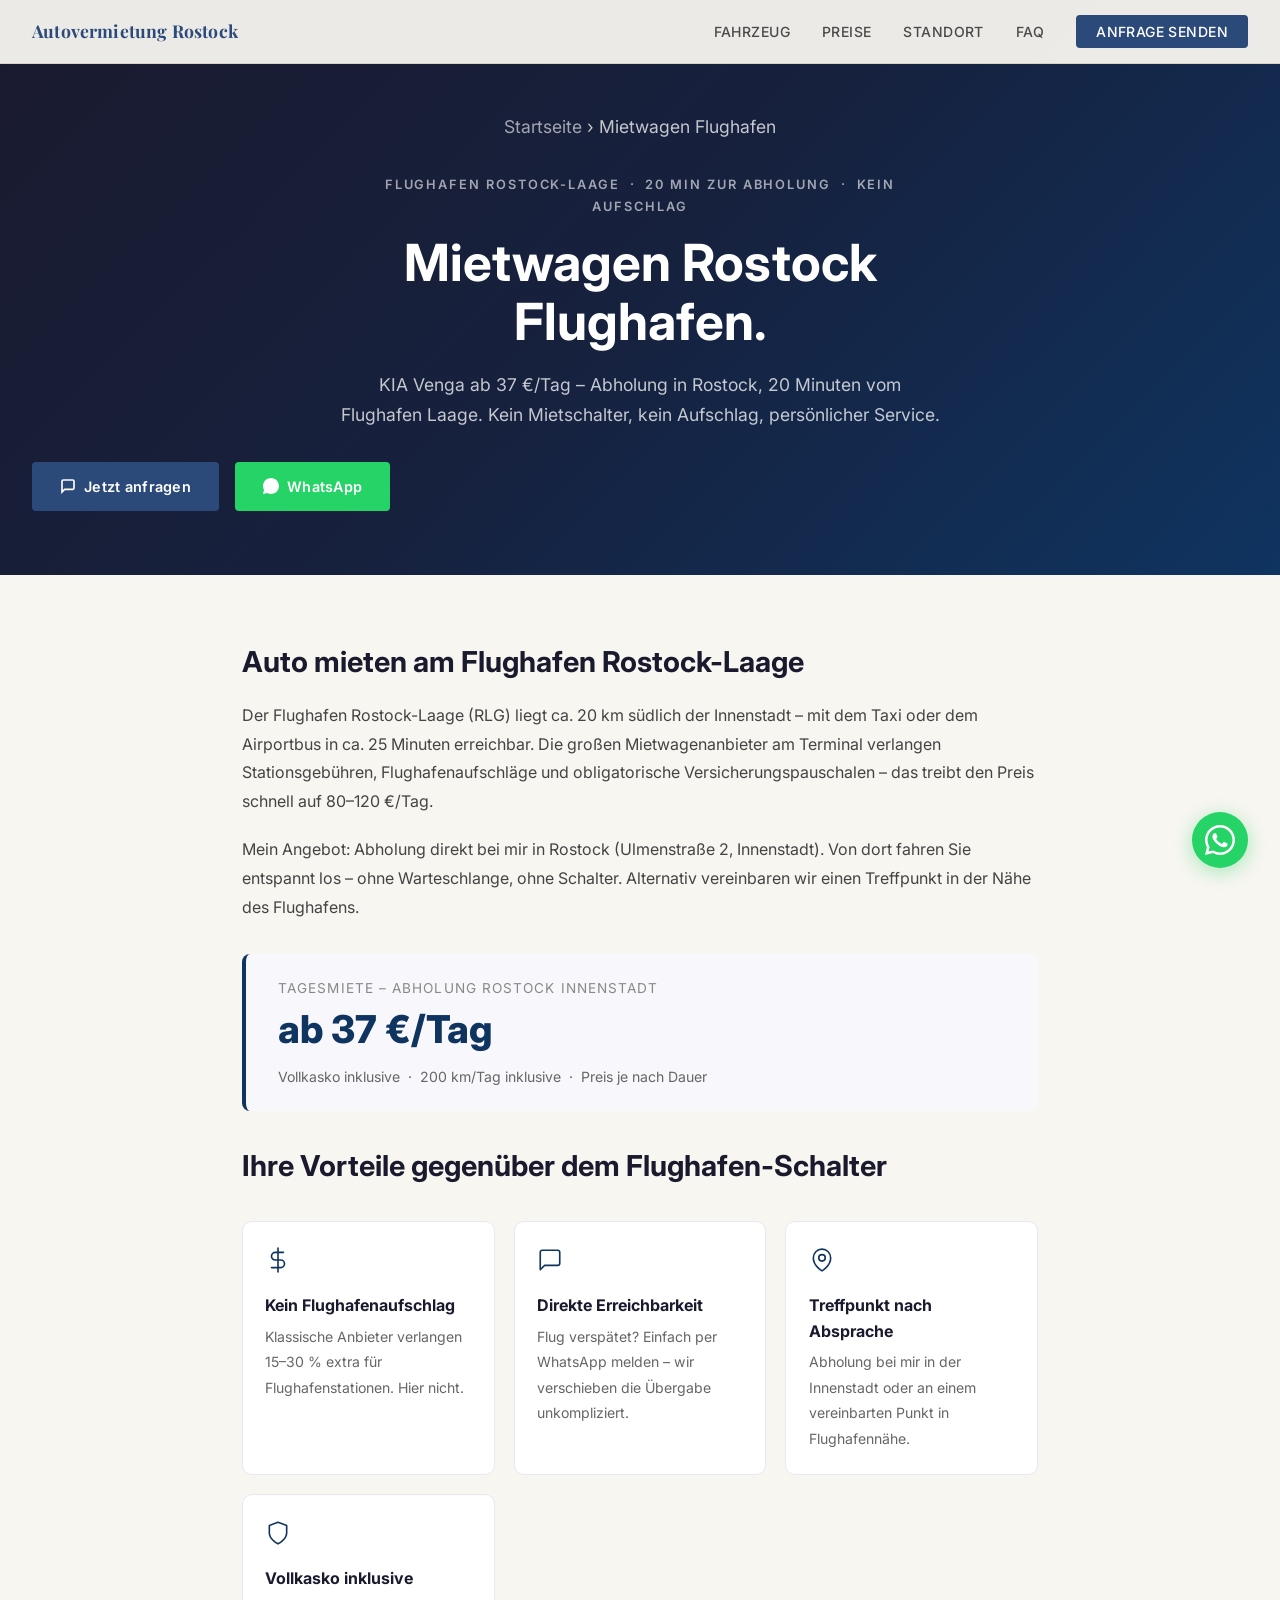
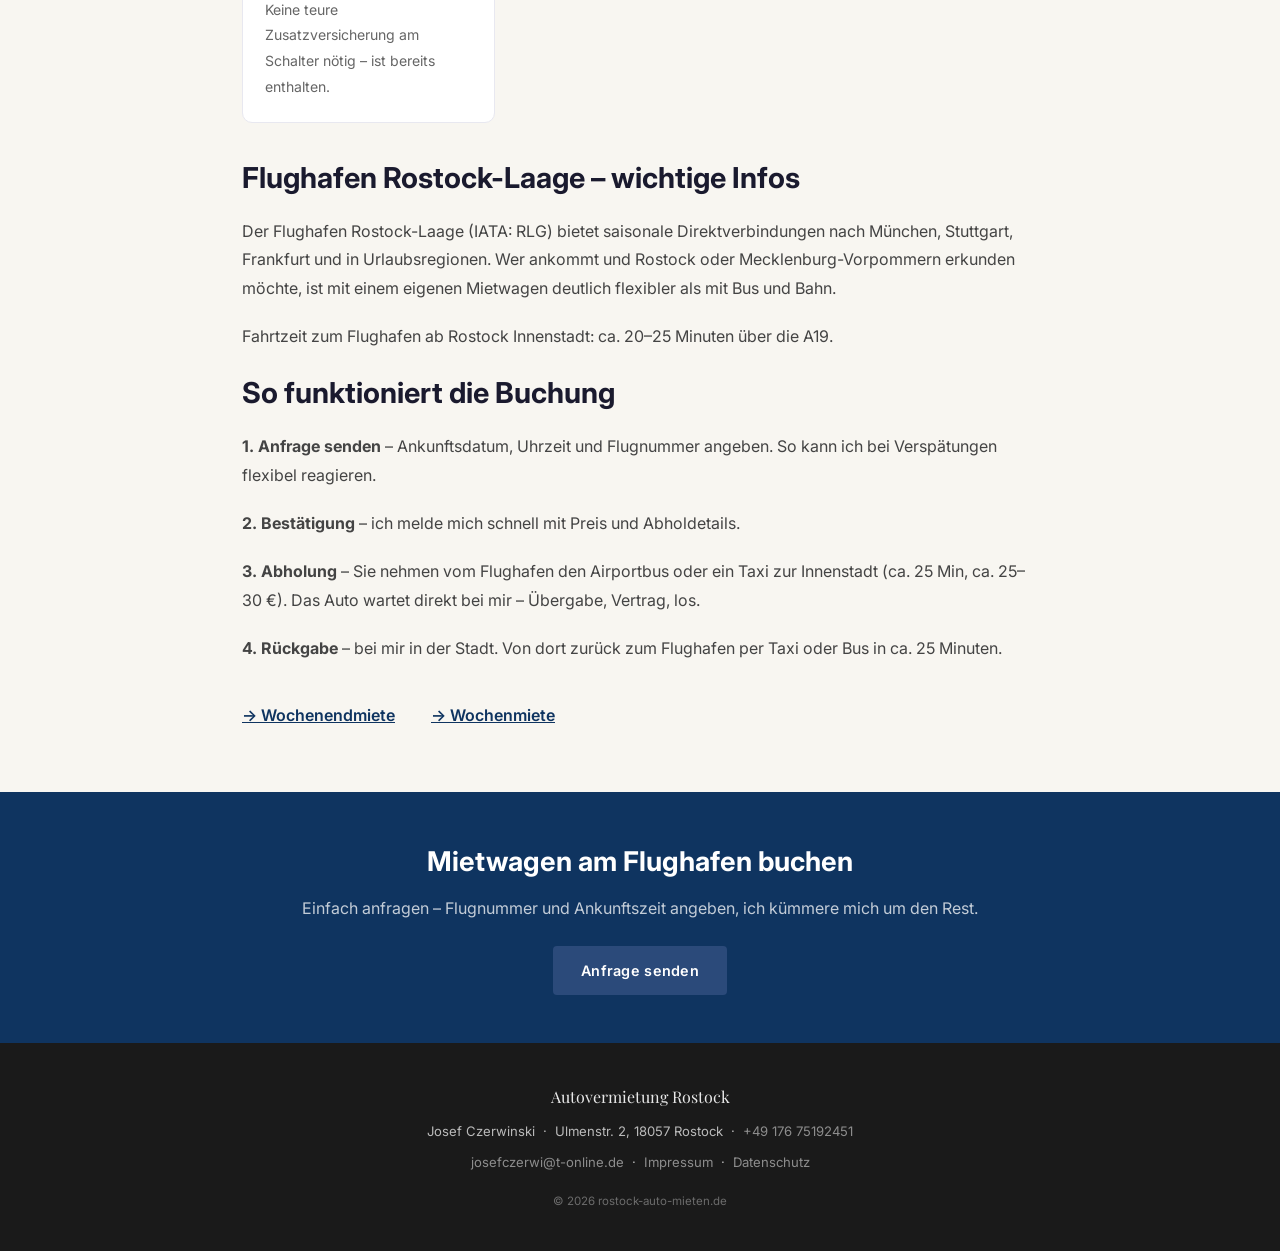
<file: flughafen.html>
<!DOCTYPE html>
<html lang="de">
<head>
<meta charset="UTF-8">
<meta name="viewport" content="width=device-width, initial-scale=1.0">
<title>Mietwagen Rostock Flughafen – günstig & privat | rostock-auto-mieten.de</title>
<meta name="description" content="Mietwagen Rostock Flughafen Laage: KIA Venga ab 37 €/Tag. Lieferung zum Flughafen möglich. Direkt beim Eigentümer, kein Aufschlag, 5,0 Sterne.">
<meta name="robots" content="index, follow">
<link rel="canonical" href="https://www.rostock-auto-mieten.de/flughafen">
<meta property="og:title" content="Mietwagen Rostock Flughafen – privat & günstig">
<meta property="og:description" content="Auto mieten am Flughafen Rostock-Laage. KIA Venga direkt beim Eigentümer – Lieferung zum Flughafen möglich. Ab 37 €/Tag.">
<meta property="og:type" content="website">
<meta property="og:url" content="https://www.rostock-auto-mieten.de/flughafen">
<meta name="geo.region" content="DE-MV">
<meta name="geo.placename" content="Rostock">
<script type="application/ld+json">
{
  "@context": "https://schema.org",
  "@type": "Offer",
  "name": "Mietwagen Flughafen Rostock-Laage",
  "description": "KIA Venga Mietwagen für Flughafen Rostock-Laage. Lieferung zum Flughafen möglich, ab 37 €/Tag.",
  "price": "37",
  "priceCurrency": "EUR",
  "availability": "https://schema.org/InStock",
  "seller": {
    "@type": "LocalBusiness",
    "name": "rostock-auto-mieten.de – Josef Czerwinski",
    "telephone": "+4917675192451",
    "address": {
      "@type": "PostalAddress",
      "streetAddress": "Ulmenstraße 2",
      "addressLocality": "Rostock",
      "postalCode": "18057",
      "addressCountry": "DE"
    }
  }
}
</script>
<link rel="stylesheet" href="style.css">
<style>
  .subpage-hero {
    background: linear-gradient(135deg, #1a1a2e 0%, #16213e 50%, #0f3460 100%);
    padding: 7rem 2rem 4rem;
    text-align: center;
    color: #fff;
  }
  .subpage-hero .hero-eyebrow {
    font-size: 0.8rem;
    letter-spacing: 0.15em;
    text-transform: uppercase;
    color: rgba(255,255,255,0.6);
    margin-bottom: 1rem;
  }
  .subpage-hero h1 {
    font-size: clamp(2rem, 5vw, 3.2rem);
    font-weight: 700;
    line-height: 1.15;
    margin-bottom: 1.2rem;
  }
  .subpage-hero p {
    font-size: 1.1rem;
    color: rgba(255,255,255,0.75);
    max-width: 600px;
    margin: 0 auto 2rem;
    line-height: 1.7;
  }
  .content-section {
    max-width: 860px;
    margin: 0 auto;
    padding: 4rem 2rem;
  }
  .content-section h2 {
    font-size: 1.8rem;
    font-weight: 700;
    margin-bottom: 1rem;
    color: #1a1a2e;
  }
  .content-section p {
    font-size: 1rem;
    line-height: 1.8;
    color: #444;
    margin-bottom: 1.2rem;
  }
  .price-box {
    background: #f8f8fc;
    border-left: 4px solid #0f3460;
    border-radius: 8px;
    padding: 1.5rem 2rem;
    margin: 2rem 0;
  }
  .price-box .price-label { font-size: 0.85rem; color: #888; text-transform: uppercase; letter-spacing: 0.08em; }
  .price-box .price-value { font-size: 2.4rem; font-weight: 800; color: #0f3460; }
  .price-box .price-note { font-size: 0.88rem; color: #666; margin-top: 0.3rem; }
  .info-grid {
    display: grid;
    grid-template-columns: repeat(auto-fit, minmax(220px, 1fr));
    gap: 1.2rem;
    margin: 2rem 0;
  }
  .info-card {
    background: #fff;
    border: 1px solid #e8e8f0;
    border-radius: 10px;
    padding: 1.4rem;
  }
  .info-card .info-icon { font-size: 1.6rem; margin-bottom: 0.5rem; }
  .info-card strong { display: block; font-size: 1rem; color: #1a1a2e; margin-bottom: 0.3rem; }
  .info-card span { font-size: 0.88rem; color: #666; line-height: 1.5; }
  .cta-band {
    background: #0f3460;
    color: #fff;
    padding: 3rem 2rem;
    text-align: center;
  }
  .cta-band h2 { font-size: 1.7rem; margin-bottom: 0.8rem; }
  .cta-band p { color: rgba(255,255,255,0.75); margin-bottom: 1.5rem; }
  .breadcrumb {
    font-size: 0.82rem;
    color: rgba(255,255,255,0.5);
    margin-bottom: 1.5rem;
  }
  .breadcrumb a { color: rgba(255,255,255,0.6); text-decoration: none; }
  .breadcrumb a:hover { color: #fff; }
</style>
</head>
<body>

<!-- NAV -->
<nav>
  <a href="index.html" class="nav-brand">Autovermietung Rostock</a>
  <ul class="nav-links">
    <li><a href="index.html#fahrzeug">Fahrzeug</a></li>
    <li><a href="index.html#preise">Preise</a></li>
    <li><a href="index.html#abholort">Standort</a></li>
    <li><a href="index.html#faq">FAQ</a></li>
    <li><a href="index.html#anfrage" class="nav-cta">Anfrage senden</a></li>
  </ul>
</nav>

<!-- HERO -->
<div class="subpage-hero">
  <p class="breadcrumb"><a href="index.html">Startseite</a> &rsaquo; Mietwagen Flughafen</p>
  <p class="hero-eyebrow">Flughafen Rostock-Laage &nbsp;&#183;&nbsp; 20 min zur Abholung &nbsp;&#183;&nbsp; Kein Aufschlag</p>
  <h1>Mietwagen Rostock<br>Flughafen.</h1>
  <p>KIA Venga ab 37 €/Tag – Abholung in Rostock, 20 Minuten vom Flughafen Laage. Kein Mietschalter, kein Aufschlag, persönlicher Service.</p>
  <div class="hero-actions">
    <a href="index.html#anfrage" class="btn btn-primary">
      <svg width="16" height="16" viewBox="0 0 24 24" fill="none" stroke="currentColor" stroke-width="2.5"><path d="M21 15a2 2 0 0 1-2 2H7l-4 4V5a2 2 0 0 1 2-2h14a2 2 0 0 1 2 2z"/></svg>
      Jetzt anfragen
    </a>
    <a href="https://wa.me/4917675192451?text=Hallo%2C%20ich%20brauche%20einen%20Mietwagen%20am%20Flughafen%20Rostock-Laage." class="btn btn-whatsapp" target="_blank">
      <svg width="16" height="16" viewBox="0 0 32 32"><path fill="currentColor" d="M16 0C7.163 0 0 7.163 0 16c0 2.833.742 5.486 2.031 7.791L0 32l8.418-2.008A15.93 15.93 0 0 0 16 32c8.837 0 16-7.163 16-16S24.837 0 16 0z"/></svg>
      WhatsApp
    </a>
  </div>
</div>

<!-- INHALT -->
<div class="content-section">
  <h2>Auto mieten am Flughafen Rostock-Laage</h2>
  <p>Der Flughafen Rostock-Laage (RLG) liegt ca. 20 km südlich der Innenstadt – mit dem Taxi oder dem Airportbus in ca. 25 Minuten erreichbar. Die großen Mietwagenanbieter am Terminal verlangen Stationsgebühren, Flughafenaufschläge und obligatorische Versicherungspauschalen – das treibt den Preis schnell auf 80–120 €/Tag.</p>
  <p>Mein Angebot: Abholung direkt bei mir in Rostock (Ulmenstraße 2, Innenstadt). Von dort fahren Sie entspannt los – ohne Warteschlange, ohne Schalter. Alternativ vereinbaren wir einen Treffpunkt in der Nähe des Flughafens.</p>

  <div class="price-box">
    <div class="price-label">Tagesmiete – Abholung Rostock Innenstadt</div>
    <div class="price-value">ab 37 €/Tag</div>
    <div class="price-note">Vollkasko inklusive &nbsp;&#183;&nbsp; 200 km/Tag inklusive &nbsp;&#183;&nbsp; Preis je nach Dauer</div>
  </div>

  <h2>Ihre Vorteile gegenüber dem Flughafen-Schalter</h2>

  <div class="info-grid">
    <div class="info-card">
      <div class="info-icon">
        <svg width="26" height="26" viewBox="0 0 24 24" fill="none" stroke="#0f3460" stroke-width="1.5" stroke-linecap="round" stroke-linejoin="round"><line x1="12" y1="1" x2="12" y2="23"/><path d="M17 5H9.5a3.5 3.5 0 0 0 0 7h5a3.5 3.5 0 0 1 0 7H6"/></svg>
      </div>
      <strong>Kein Flughafenaufschlag</strong>
      <span>Klassische Anbieter verlangen 15–30 % extra für Flughafenstationen. Hier nicht.</span>
    </div>
    <div class="info-card">
      <div class="info-icon">
        <svg width="26" height="26" viewBox="0 0 24 24" fill="none" stroke="#0f3460" stroke-width="1.5" stroke-linecap="round" stroke-linejoin="round"><path d="M21 15a2 2 0 0 1-2 2H7l-4 4V5a2 2 0 0 1 2-2h14a2 2 0 0 1 2 2z"/></svg>
      </div>
      <strong>Direkte Erreichbarkeit</strong>
      <span>Flug verspätet? Einfach per WhatsApp melden – wir verschieben die Übergabe unkompliziert.</span>
    </div>
    <div class="info-card">
      <div class="info-icon">
        <svg width="26" height="26" viewBox="0 0 24 24" fill="none" stroke="#0f3460" stroke-width="1.5" stroke-linecap="round" stroke-linejoin="round"><path d="M12 22s-8-4.5-8-11.8A8 8 0 0 1 12 2a8 8 0 0 1 8 8.2c0 7.3-8 11.8-8 11.8z"/><circle cx="12" cy="10" r="3"/></svg>
      </div>
      <strong>Treffpunkt nach Absprache</strong>
      <span>Abholung bei mir in der Innenstadt oder an einem vereinbarten Punkt in Flughafennähe.</span>
    </div>
    <div class="info-card">
      <div class="info-icon">
        <svg width="26" height="26" viewBox="0 0 24 24" fill="none" stroke="#0f3460" stroke-width="1.5" stroke-linecap="round" stroke-linejoin="round"><path d="M12 22s8-4 8-10V5l-8-3-8 3v7c0 6 8 10 8 10z"/></svg>
      </div>
      <strong>Vollkasko inklusive</strong>
      <span>Keine teure Zusatzversicherung am Schalter nötig – ist bereits enthalten.</span>
    </div>
  </div>

  <h2>Flughafen Rostock-Laage – wichtige Infos</h2>
  <p>Der Flughafen Rostock-Laage (IATA: RLG) bietet saisonale Direktverbindungen nach München, Stuttgart, Frankfurt und in Urlaubsregionen. Wer ankommt und Rostock oder Mecklenburg-Vorpommern erkunden möchte, ist mit einem eigenen Mietwagen deutlich flexibler als mit Bus und Bahn.</p>
  <p>Fahrtzeit zum Flughafen ab Rostock Innenstadt: ca. 20–25 Minuten über die A19.</p>

  <h2>So funktioniert die Buchung</h2>
  <p><strong>1. Anfrage senden</strong> – Ankunftsdatum, Uhrzeit und Flugnummer angeben. So kann ich bei Verspätungen flexibel reagieren.</p>
  <p><strong>2. Bestätigung</strong> – ich melde mich schnell mit Preis und Abholdetails.</p>
  <p><strong>3. Abholung</strong> – Sie nehmen vom Flughafen den Airportbus oder ein Taxi zur Innenstadt (ca. 25 Min, ca. 25–30 €). Das Auto wartet direkt bei mir – Übergabe, Vertrag, los.</p>
  <p><strong>4. Rückgabe</strong> – bei mir in der Stadt. Von dort zurück zum Flughafen per Taxi oder Bus in ca. 25 Minuten.</p>

  <div style="margin-top:2.5rem;">
    <a href="wochenende.html" style="color:#0f3460;font-weight:600;margin-right:2rem;">→ Wochenendmiete</a>
    <a href="langzeit.html" style="color:#0f3460;font-weight:600;">→ Wochenmiete</a>
  </div>
</div>

<!-- CTA -->
<div class="cta-band">
  <h2>Mietwagen am Flughafen buchen</h2>
  <p>Einfach anfragen – Flugnummer und Ankunftszeit angeben, ich kümmere mich um den Rest.</p>
  <a href="index.html#anfrage" class="btn btn-primary">Anfrage senden</a>
</div>

<!-- FOOTER -->
<footer>
  <p style="font-family:'Playfair Display',serif;font-size:1rem;color:rgba(255,255,255,0.9);margin-bottom:0.5rem;">Autovermietung Rostock</p>
  <p>Josef Czerwinski &nbsp;&#183;&nbsp; Ulmenstr. 2, 18057 Rostock &nbsp;&#183;&nbsp; <a href="tel:+4917675192451">+49 176 75192451</a></p>
  <p style="margin-top:0.5rem;"><a href="mailto:josefczerwi@t-online.de">josefczerwi@t-online.de</a> &nbsp;&#183;&nbsp; <a href="impressum.html">Impressum</a> &nbsp;&#183;&nbsp; <a href="datenschutz.html">Datenschutz</a></p>
  <p style="margin-top:1rem;font-size:0.72rem;opacity:0.5;">&copy; 2026 rostock-auto-mieten.de</p>
</footer>

<a href="https://wa.me/4917675192451?text=Hallo%2C%20ich%20brauche%20einen%20Mietwagen%20am%20Flughafen%20Rostock-Laage." class="wa-float" target="_blank" title="WhatsApp schreiben">
  <svg xmlns="http://www.w3.org/2000/svg" width="30" height="30" viewBox="0 0 32 32"><path fill="white" d="M16 0C7.163 0 0 7.163 0 16c0 2.833.742 5.486 2.031 7.791L0 32l8.418-2.008A15.93 15.93 0 0 0 16 32c8.837 0 16-7.163 16-16S24.837 0 16 0zm0 29.333a13.27 13.27 0 0 1-6.797-1.862l-.487-.289-5 1.193 1.224-4.86-.317-.499A13.264 13.264 0 0 1 2.667 16C2.667 8.636 8.636 2.667 16 2.667S29.333 8.636 29.333 16 23.364 29.333 16 29.333zm7.273-9.953c-.398-.199-2.354-1.162-2.719-1.294-.364-.133-.63-.199-.896.199-.265.398-1.029 1.294-1.261 1.56-.232.265-.465.298-.863.1-.398-.199-1.681-.62-3.201-1.977-1.183-1.057-1.982-2.362-2.213-2.76-.232-.398-.025-.613.174-.811.179-.178.398-.465.597-.697.199-.232.265-.398.398-.664.133-.265.066-.497-.033-.696-.1-.199-.896-2.16-1.228-2.957-.323-.776-.651-.671-.896-.683-.232-.011-.497-.013-.762-.013-.265 0-.696.1-1.061.497-.364.398-1.394 1.361-1.394 3.32s1.427 3.85 1.626 4.116c.199.265 2.808 4.286 6.802 6.013.951.411 1.693.656 2.272.839.954.304 1.823.261 2.51.158.765-.114 2.354-.963 2.686-1.893.332-.93.332-1.727.232-1.893-.099-.165-.364-.265-.762-.464z"/></svg>
</a>

<script src="app.js"></script>
</body>
</html>
</file>
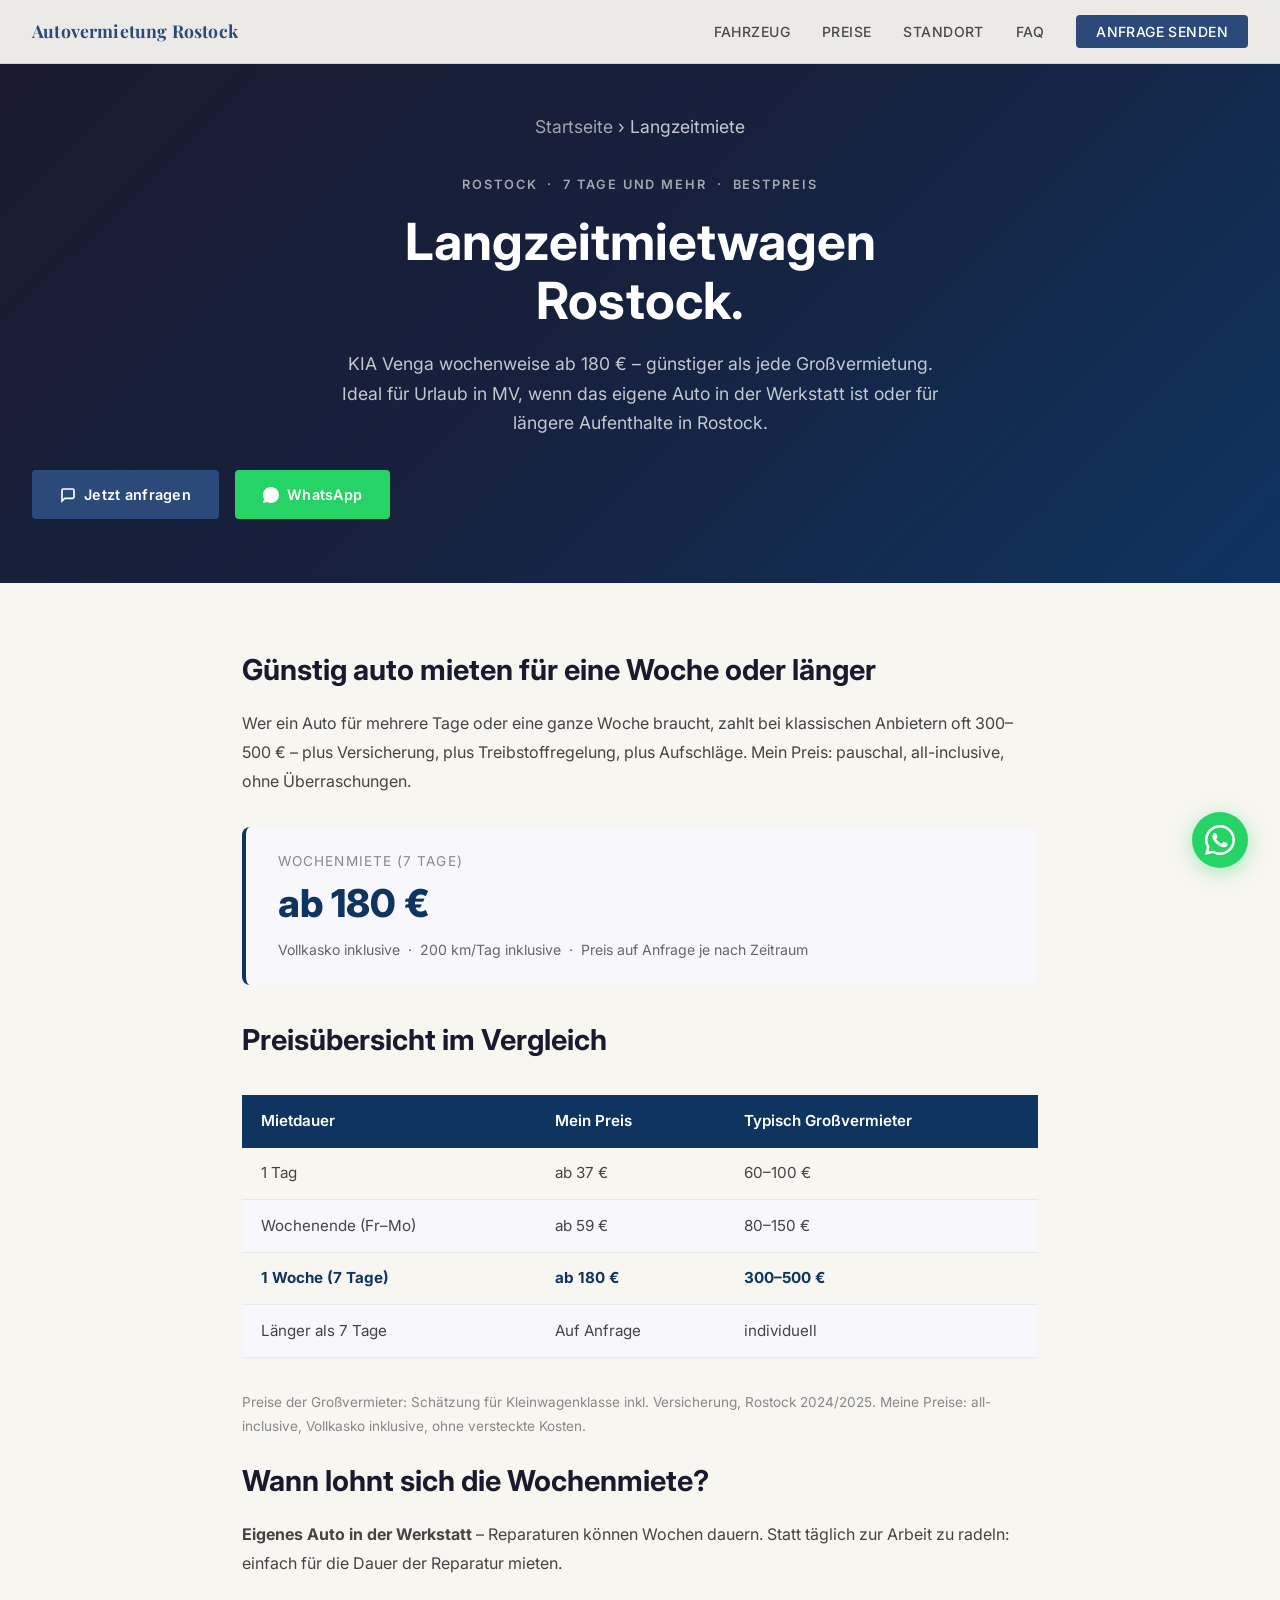
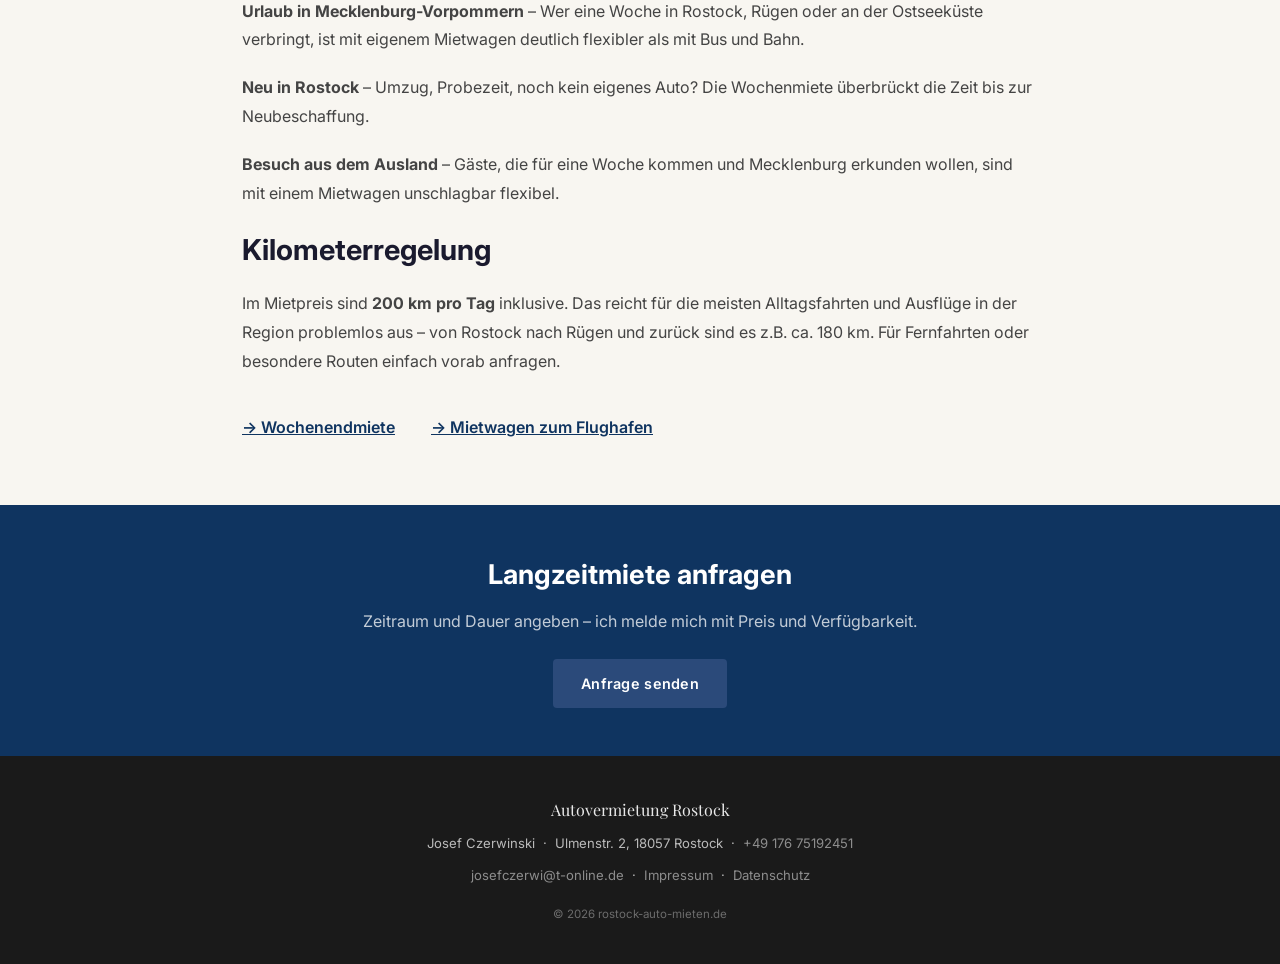
<file: langzeit.html>
<!DOCTYPE html>
<html lang="de">
<head>
<meta charset="UTF-8">
<meta name="viewport" content="width=device-width, initial-scale=1.0">
<title>Langzeitmietwagen Rostock – KIA Venga wochenweise ab 180 € | rostock-auto-mieten.de</title>
<meta name="description" content="Langzeitmietwagen Rostock: KIA Venga wochenweise ab 180 €. Privat & günstig, ohne Plattformgebühren. Ideal für Urlaub oder wenn das eigene Auto ausfällt.">
<meta name="robots" content="index, follow">
<link rel="canonical" href="https://www.rostock-auto-mieten.de/langzeit">
<meta property="og:title" content="Langzeitmietwagen Rostock – KIA Venga ab 180 €/Woche">
<meta property="og:description" content="Auto mieten Rostock für eine Woche oder länger. KIA Venga direkt beim Eigentümer – günstiger als jeder Großvermieter.">
<meta property="og:type" content="website">
<meta property="og:url" content="https://www.rostock-auto-mieten.de/langzeit">
<meta name="geo.region" content="DE-MV">
<meta name="geo.placename" content="Rostock">
<script type="application/ld+json">
{
  "@context": "https://schema.org",
  "@type": "Offer",
  "name": "Wochenmiete KIA Venga Rostock",
  "description": "KIA Venga Langzeitmiete in Rostock – 7 Tage ab 180 €. Vollkaskoversichert, direkt beim Eigentümer.",
  "price": "180",
  "priceCurrency": "EUR",
  "availability": "https://schema.org/InStock",
  "seller": {
    "@type": "LocalBusiness",
    "name": "rostock-auto-mieten.de – Josef Czerwinski",
    "telephone": "+4917675192451",
    "address": {
      "@type": "PostalAddress",
      "streetAddress": "Ulmenstraße 2",
      "addressLocality": "Rostock",
      "postalCode": "18057",
      "addressCountry": "DE"
    }
  }
}
</script>
<link rel="stylesheet" href="style.css">
<style>
  .subpage-hero {
    background: linear-gradient(135deg, #1a1a2e 0%, #16213e 50%, #0f3460 100%);
    padding: 7rem 2rem 4rem;
    text-align: center;
    color: #fff;
  }
  .subpage-hero .hero-eyebrow {
    font-size: 0.8rem;
    letter-spacing: 0.15em;
    text-transform: uppercase;
    color: rgba(255,255,255,0.6);
    margin-bottom: 1rem;
  }
  .subpage-hero h1 {
    font-size: clamp(2rem, 5vw, 3.2rem);
    font-weight: 700;
    line-height: 1.15;
    margin-bottom: 1.2rem;
  }
  .subpage-hero p {
    font-size: 1.1rem;
    color: rgba(255,255,255,0.75);
    max-width: 600px;
    margin: 0 auto 2rem;
    line-height: 1.7;
  }
  .content-section {
    max-width: 860px;
    margin: 0 auto;
    padding: 4rem 2rem;
  }
  .content-section h2 {
    font-size: 1.8rem;
    font-weight: 700;
    margin-bottom: 1rem;
    color: #1a1a2e;
  }
  .content-section p {
    font-size: 1rem;
    line-height: 1.8;
    color: #444;
    margin-bottom: 1.2rem;
  }
  .price-table {
    width: 100%;
    border-collapse: collapse;
    margin: 2rem 0;
    font-size: 0.95rem;
  }
  .price-table th {
    background: #0f3460;
    color: #fff;
    padding: 0.9rem 1.2rem;
    text-align: left;
    font-weight: 600;
  }
  .price-table td {
    padding: 0.85rem 1.2rem;
    border-bottom: 1px solid #e8e8f0;
    color: #444;
  }
  .price-table tr:nth-child(even) td { background: #f8f8fc; }
  .price-table .highlight td { font-weight: 700; color: #0f3460; }
  .price-box {
    background: #f8f8fc;
    border-left: 4px solid #0f3460;
    border-radius: 8px;
    padding: 1.5rem 2rem;
    margin: 2rem 0;
  }
  .price-box .price-label { font-size: 0.85rem; color: #888; text-transform: uppercase; letter-spacing: 0.08em; }
  .price-box .price-value { font-size: 2.4rem; font-weight: 800; color: #0f3460; }
  .price-box .price-note { font-size: 0.88rem; color: #666; margin-top: 0.3rem; }
  .cta-band {
    background: #0f3460;
    color: #fff;
    padding: 3rem 2rem;
    text-align: center;
  }
  .cta-band h2 { font-size: 1.7rem; margin-bottom: 0.8rem; }
  .cta-band p { color: rgba(255,255,255,0.75); margin-bottom: 1.5rem; }
  .breadcrumb {
    font-size: 0.82rem;
    color: rgba(255,255,255,0.5);
    margin-bottom: 1.5rem;
  }
  .breadcrumb a { color: rgba(255,255,255,0.6); text-decoration: none; }
  .breadcrumb a:hover { color: #fff; }
</style>
</head>
<body>

<!-- NAV -->
<nav>
  <a href="index.html" class="nav-brand">Autovermietung Rostock</a>
  <ul class="nav-links">
    <li><a href="index.html#fahrzeug">Fahrzeug</a></li>
    <li><a href="index.html#preise">Preise</a></li>
    <li><a href="index.html#abholort">Standort</a></li>
    <li><a href="index.html#faq">FAQ</a></li>
    <li><a href="index.html#anfrage" class="nav-cta">Anfrage senden</a></li>
  </ul>
</nav>

<!-- HERO -->
<div class="subpage-hero">
  <p class="breadcrumb"><a href="index.html">Startseite</a> &rsaquo; Langzeitmiete</p>
  <p class="hero-eyebrow">Rostock &nbsp;&#183;&nbsp; 7 Tage und mehr &nbsp;&#183;&nbsp; Bestpreis</p>
  <h1>Langzeitmietwagen<br>Rostock.</h1>
  <p>KIA Venga wochenweise ab 180 € – günstiger als jede Großvermietung. Ideal für Urlaub in MV, wenn das eigene Auto in der Werkstatt ist oder für längere Aufenthalte in Rostock.</p>
  <div class="hero-actions">
    <a href="index.html#anfrage" class="btn btn-primary">
      <svg width="16" height="16" viewBox="0 0 24 24" fill="none" stroke="currentColor" stroke-width="2.5"><path d="M21 15a2 2 0 0 1-2 2H7l-4 4V5a2 2 0 0 1 2-2h14a2 2 0 0 1 2 2z"/></svg>
      Jetzt anfragen
    </a>
    <a href="https://wa.me/4917675192451?text=Hallo%2C%20ich%20interessiere%20mich%20f%C3%BCr%20eine%20Langzeitmiete." class="btn btn-whatsapp" target="_blank">
      <svg width="16" height="16" viewBox="0 0 32 32"><path fill="currentColor" d="M16 0C7.163 0 0 7.163 0 16c0 2.833.742 5.486 2.031 7.791L0 32l8.418-2.008A15.93 15.93 0 0 0 16 32c8.837 0 16-7.163 16-16S24.837 0 16 0z"/></svg>
      WhatsApp
    </a>
  </div>
</div>

<!-- INHALT -->
<div class="content-section">
  <h2>Günstig auto mieten für eine Woche oder länger</h2>
  <p>Wer ein Auto für mehrere Tage oder eine ganze Woche braucht, zahlt bei klassischen Anbietern oft 300–500 € – plus Versicherung, plus Treibstoffregelung, plus Aufschläge. Mein Preis: pauschal, all-inclusive, ohne Überraschungen.</p>

  <div class="price-box">
    <div class="price-label">Wochenmiete (7 Tage)</div>
    <div class="price-value">ab 180 €</div>
    <div class="price-note">Vollkasko inklusive &nbsp;&#183;&nbsp; 200 km/Tag inklusive &nbsp;&#183;&nbsp; Preis auf Anfrage je nach Zeitraum</div>
  </div>

  <h2>Preisübersicht im Vergleich</h2>

  <table class="price-table">
    <thead>
      <tr>
        <th>Mietdauer</th>
        <th>Mein Preis</th>
        <th>Typisch Großvermieter</th>
      </tr>
    </thead>
    <tbody>
      <tr>
        <td>1 Tag</td>
        <td>ab 37 €</td>
        <td>60–100 €</td>
      </tr>
      <tr>
        <td>Wochenende (Fr–Mo)</td>
        <td>ab 59 €</td>
        <td>80–150 €</td>
      </tr>
      <tr class="highlight">
        <td>1 Woche (7 Tage)</td>
        <td>ab 180 €</td>
        <td>300–500 €</td>
      </tr>
      <tr>
        <td>Länger als 7 Tage</td>
        <td>Auf Anfrage</td>
        <td>individuell</td>
      </tr>
    </tbody>
  </table>

  <p style="font-size:0.85rem;color:#888;">Preise der Großvermieter: Schätzung für Kleinwagenklasse inkl. Versicherung, Rostock 2024/2025. Meine Preise: all-inclusive, Vollkasko inklusive, ohne versteckte Kosten.</p>

  <h2>Wann lohnt sich die Wochenmiete?</h2>
  <p><strong>Eigenes Auto in der Werkstatt</strong> – Reparaturen können Wochen dauern. Statt täglich zur Arbeit zu radeln: einfach für die Dauer der Reparatur mieten.</p>
  <p><strong>Urlaub in Mecklenburg-Vorpommern</strong> – Wer eine Woche in Rostock, Rügen oder an der Ostseeküste verbringt, ist mit eigenem Mietwagen deutlich flexibler als mit Bus und Bahn.</p>
  <p><strong>Neu in Rostock</strong> – Umzug, Probezeit, noch kein eigenes Auto? Die Wochenmiete überbrückt die Zeit bis zur Neubeschaffung.</p>
  <p><strong>Besuch aus dem Ausland</strong> – Gäste, die für eine Woche kommen und Mecklenburg erkunden wollen, sind mit einem Mietwagen unschlagbar flexibel.</p>

  <h2>Kilometerregelung</h2>
  <p>Im Mietpreis sind <strong>200 km pro Tag</strong> inklusive. Das reicht für die meisten Alltagsfahrten und Ausflüge in der Region problemlos aus – von Rostock nach Rügen und zurück sind es z.B. ca. 180 km. Für Fernfahrten oder besondere Routen einfach vorab anfragen.</p>

  <div style="margin-top:2.5rem;">
    <a href="wochenende.html" style="color:#0f3460;font-weight:600;margin-right:2rem;">→ Wochenendmiete</a>
    <a href="flughafen.html" style="color:#0f3460;font-weight:600;">→ Mietwagen zum Flughafen</a>
  </div>
</div>

<!-- CTA -->
<div class="cta-band">
  <h2>Langzeitmiete anfragen</h2>
  <p>Zeitraum und Dauer angeben – ich melde mich mit Preis und Verfügbarkeit.</p>
  <a href="index.html#anfrage" class="btn btn-primary">Anfrage senden</a>
</div>

<!-- FOOTER -->
<footer>
  <p style="font-family:'Playfair Display',serif;font-size:1rem;color:rgba(255,255,255,0.9);margin-bottom:0.5rem;">Autovermietung Rostock</p>
  <p>Josef Czerwinski &nbsp;&#183;&nbsp; Ulmenstr. 2, 18057 Rostock &nbsp;&#183;&nbsp; <a href="tel:+4917675192451">+49 176 75192451</a></p>
  <p style="margin-top:0.5rem;"><a href="mailto:josefczerwi@t-online.de">josefczerwi@t-online.de</a> &nbsp;&#183;&nbsp; <a href="impressum.html">Impressum</a> &nbsp;&#183;&nbsp; <a href="datenschutz.html">Datenschutz</a></p>
  <p style="margin-top:1rem;font-size:0.72rem;opacity:0.5;">&copy; 2026 rostock-auto-mieten.de</p>
</footer>

<a href="https://wa.me/4917675192451?text=Hallo%2C%20ich%20interessiere%20mich%20f%C3%BCr%20eine%20Langzeitmiete." class="wa-float" target="_blank" title="WhatsApp schreiben">
  <svg xmlns="http://www.w3.org/2000/svg" width="30" height="30" viewBox="0 0 32 32"><path fill="white" d="M16 0C7.163 0 0 7.163 0 16c0 2.833.742 5.486 2.031 7.791L0 32l8.418-2.008A15.93 15.93 0 0 0 16 32c8.837 0 16-7.163 16-16S24.837 0 16 0zm0 29.333a13.27 13.27 0 0 1-6.797-1.862l-.487-.289-5 1.193 1.224-4.86-.317-.499A13.264 13.264 0 0 1 2.667 16C2.667 8.636 8.636 2.667 16 2.667S29.333 8.636 29.333 16 23.364 29.333 16 29.333zm7.273-9.953c-.398-.199-2.354-1.162-2.719-1.294-.364-.133-.63-.199-.896.199-.265.398-1.029 1.294-1.261 1.56-.232.265-.465.298-.863.1-.398-.199-1.681-.62-3.201-1.977-1.183-1.057-1.982-2.362-2.213-2.76-.232-.398-.025-.613.174-.811.179-.178.398-.465.597-.697.199-.232.265-.398.398-.664.133-.265.066-.497-.033-.696-.1-.199-.896-2.16-1.228-2.957-.323-.776-.651-.671-.896-.683-.232-.011-.497-.013-.762-.013-.265 0-.696.1-1.061.497-.364.398-1.394 1.361-1.394 3.32s1.427 3.85 1.626 4.116c.199.265 2.808 4.286 6.802 6.013.951.411 1.693.656 2.272.839.954.304 1.823.261 2.51.158.765-.114 2.354-.963 2.686-1.893.332-.93.332-1.727.232-1.893-.099-.165-.364-.265-.762-.464z"/></svg>
</a>

<script src="app.js"></script>
</body>
</html>
</file>
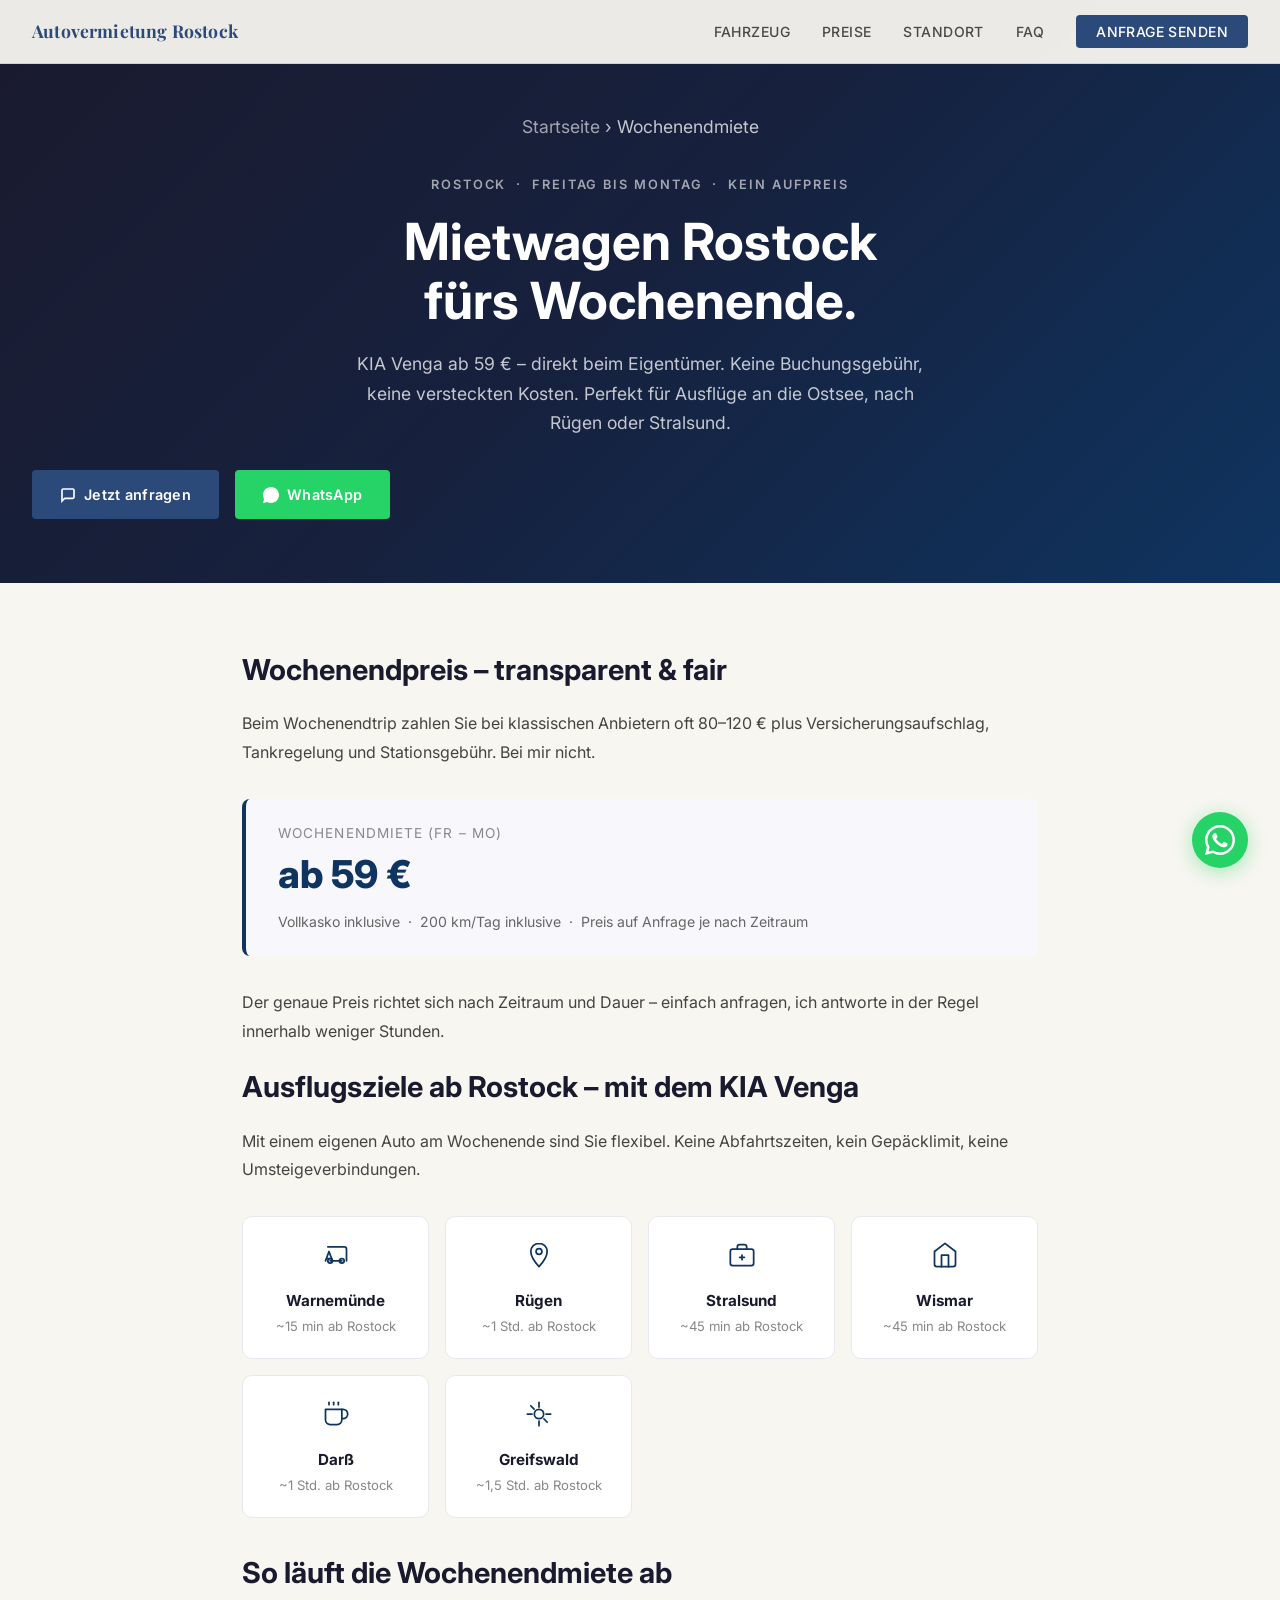
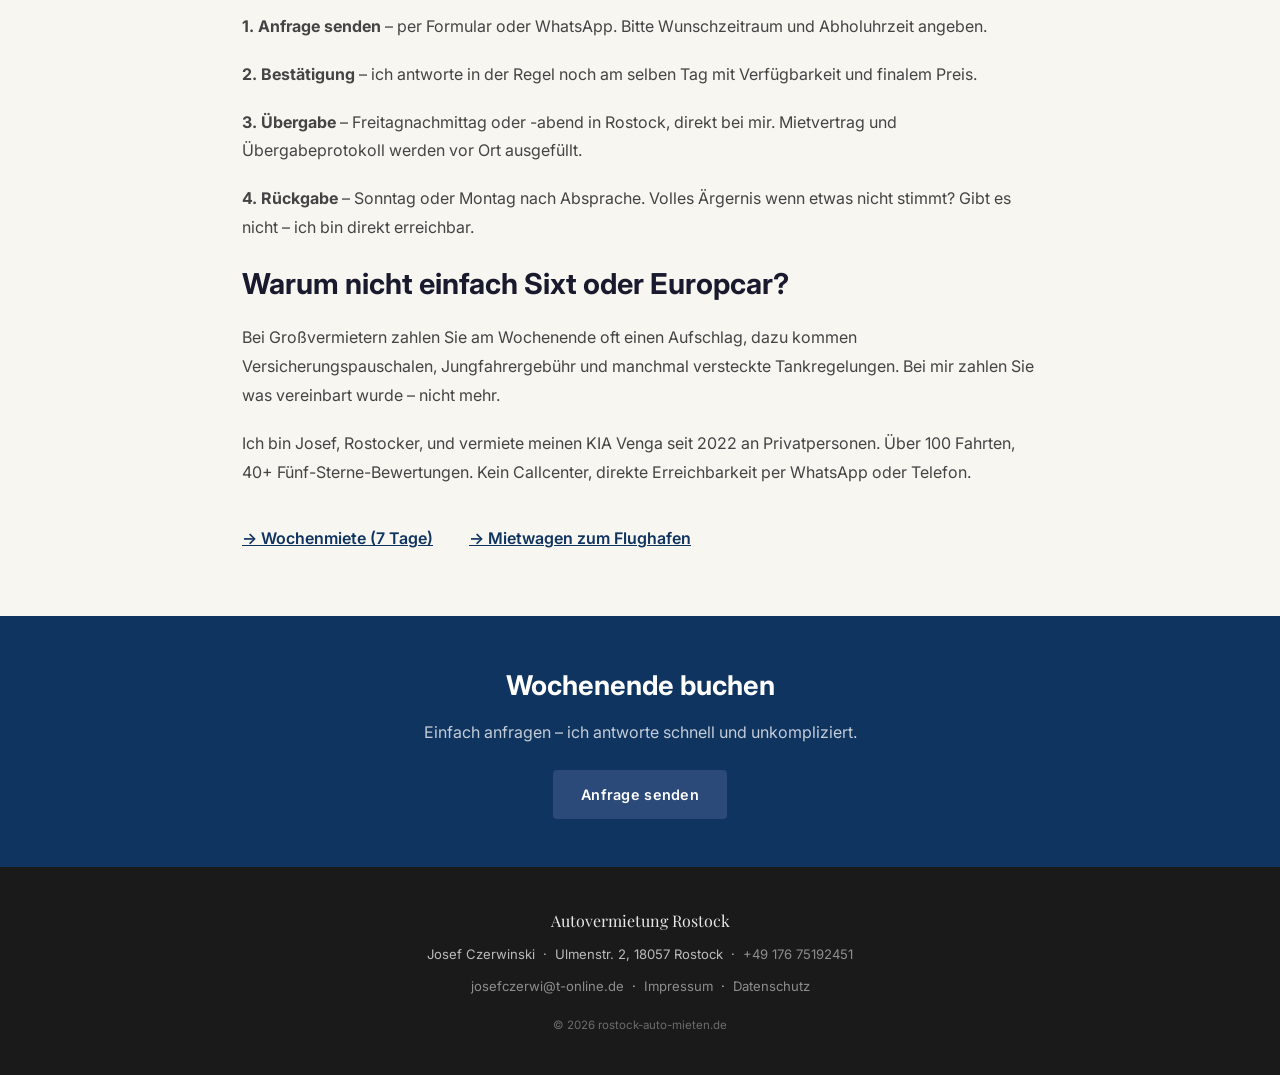
<file: wochenende.html>
<!DOCTYPE html>
<html lang="de">
<head>
<meta charset="UTF-8">
<meta name="viewport" content="width=device-width, initial-scale=1.0">
<title>Mietwagen Rostock Wochenende – KIA Venga ab 59 € | rostock-auto-mieten.de</title>
<meta name="description" content="Mietwagen Rostock Wochenende: KIA Venga ab 59 €. Direkt beim Eigentümer, ohne Plattformgebühren. Perfekt für Ausflüge nach Rügen, Warnemünde & Stralsund.">
<meta name="robots" content="index, follow">
<link rel="canonical" href="https://www.rostock-auto-mieten.de/wochenende">
<meta property="og:title" content="Mietwagen Rostock Wochenende – KIA Venga ab 59 €">
<meta property="og:description" content="Günstig Wochenendmiete in Rostock. KIA Venga direkt beim Eigentümer – kein Aufpreis, flexible Übergabe.">
<meta property="og:type" content="website">
<meta property="og:url" content="https://www.rostock-auto-mieten.de/wochenende">
<meta name="geo.region" content="DE-MV">
<meta name="geo.placename" content="Rostock">
<script type="application/ld+json">
{
  "@context": "https://schema.org",
  "@type": "Offer",
  "name": "Wochenendmiete KIA Venga Rostock",
  "description": "KIA Venga Wochenendmiete in Rostock – Freitag bis Montag ab 59 €. Privat vermietet, vollkaskoversichert.",
  "price": "59",
  "priceCurrency": "EUR",
  "availability": "https://schema.org/InStock",
  "seller": {
    "@type": "LocalBusiness",
    "name": "rostock-auto-mieten.de – Josef Czerwinski",
    "telephone": "+4917675192451",
    "address": {
      "@type": "PostalAddress",
      "streetAddress": "Ulmenstraße 2",
      "addressLocality": "Rostock",
      "postalCode": "18057",
      "addressCountry": "DE"
    }
  }
}
</script>
<link rel="stylesheet" href="style.css">
<style>
  .subpage-hero {
    background: linear-gradient(135deg, #1a1a2e 0%, #16213e 50%, #0f3460 100%);
    padding: 7rem 2rem 4rem;
    text-align: center;
    color: #fff;
  }
  .subpage-hero .hero-eyebrow {
    font-size: 0.8rem;
    letter-spacing: 0.15em;
    text-transform: uppercase;
    color: rgba(255,255,255,0.6);
    margin-bottom: 1rem;
  }
  .subpage-hero h1 {
    font-size: clamp(2rem, 5vw, 3.2rem);
    font-weight: 700;
    line-height: 1.15;
    margin-bottom: 1.2rem;
  }
  .subpage-hero p {
    font-size: 1.1rem;
    color: rgba(255,255,255,0.75);
    max-width: 600px;
    margin: 0 auto 2rem;
    line-height: 1.7;
  }
  .content-section {
    max-width: 860px;
    margin: 0 auto;
    padding: 4rem 2rem;
  }
  .content-section h2 {
    font-size: 1.8rem;
    font-weight: 700;
    margin-bottom: 1rem;
    color: #1a1a2e;
  }
  .content-section p {
    font-size: 1rem;
    line-height: 1.8;
    color: #444;
    margin-bottom: 1.2rem;
  }
  .price-box {
    background: #f8f8fc;
    border-left: 4px solid #0f3460;
    border-radius: 8px;
    padding: 1.5rem 2rem;
    margin: 2rem 0;
  }
  .price-box .price-label { font-size: 0.85rem; color: #888; text-transform: uppercase; letter-spacing: 0.08em; }
  .price-box .price-value { font-size: 2.4rem; font-weight: 800; color: #0f3460; }
  .price-box .price-note { font-size: 0.88rem; color: #666; margin-top: 0.3rem; }
  .destinations {
    display: grid;
    grid-template-columns: repeat(auto-fit, minmax(180px, 1fr));
    gap: 1rem;
    margin: 2rem 0;
  }
  .destination-card {
    background: #fff;
    border: 1px solid #e8e8f0;
    border-radius: 10px;
    padding: 1.2rem 1rem;
    text-align: center;
  }
  .destination-card .dest-icon { font-size: 1.8rem; margin-bottom: 0.4rem; }
  .destination-card strong { display: block; font-size: 0.95rem; color: #1a1a2e; }
  .destination-card span { font-size: 0.82rem; color: #888; }
  .cta-band {
    background: #0f3460;
    color: #fff;
    padding: 3rem 2rem;
    text-align: center;
  }
  .cta-band h2 { font-size: 1.7rem; margin-bottom: 0.8rem; }
  .cta-band p { color: rgba(255,255,255,0.75); margin-bottom: 1.5rem; }
  .breadcrumb {
    font-size: 0.82rem;
    color: rgba(255,255,255,0.5);
    margin-bottom: 1.5rem;
  }
  .breadcrumb a { color: rgba(255,255,255,0.6); text-decoration: none; }
  .breadcrumb a:hover { color: #fff; }
</style>
</head>
<body>

<!-- NAV -->
<nav>
  <a href="index.html" class="nav-brand">Autovermietung Rostock</a>
  <ul class="nav-links">
    <li><a href="index.html#fahrzeug">Fahrzeug</a></li>
    <li><a href="index.html#preise">Preise</a></li>
    <li><a href="index.html#abholort">Standort</a></li>
    <li><a href="index.html#faq">FAQ</a></li>
    <li><a href="index.html#anfrage" class="nav-cta">Anfrage senden</a></li>
  </ul>
</nav>

<!-- HERO -->
<div class="subpage-hero">
  <p class="breadcrumb"><a href="index.html">Startseite</a> &rsaquo; Wochenendmiete</p>
  <p class="hero-eyebrow">Rostock &nbsp;&#183;&nbsp; Freitag bis Montag &nbsp;&#183;&nbsp; Kein Aufpreis</p>
  <h1>Mietwagen Rostock<br>fürs Wochenende.</h1>
  <p>KIA Venga ab 59 € – direkt beim Eigentümer. Keine Buchungsgebühr, keine versteckten Kosten. Perfekt für Ausflüge an die Ostsee, nach Rügen oder Stralsund.</p>
  <div class="hero-actions">
    <a href="index.html#anfrage" class="btn btn-primary">
      <svg width="16" height="16" viewBox="0 0 24 24" fill="none" stroke="currentColor" stroke-width="2.5"><path d="M21 15a2 2 0 0 1-2 2H7l-4 4V5a2 2 0 0 1 2-2h14a2 2 0 0 1 2 2z"/></svg>
      Jetzt anfragen
    </a>
    <a href="https://wa.me/4917675192451?text=Hallo%2C%20ich%20interessiere%20mich%20f%C3%BCr%20die%20Wochenendmiete." class="btn btn-whatsapp" target="_blank">
      <svg width="16" height="16" viewBox="0 0 32 32"><path fill="currentColor" d="M16 0C7.163 0 0 7.163 0 16c0 2.833.742 5.486 2.031 7.791L0 32l8.418-2.008A15.93 15.93 0 0 0 16 32c8.837 0 16-7.163 16-16S24.837 0 16 0z"/></svg>
      WhatsApp
    </a>
  </div>
</div>

<!-- PREIS -->
<div class="content-section">
  <h2>Wochenendpreis – transparent & fair</h2>
  <p>Beim Wochenendtrip zahlen Sie bei klassischen Anbietern oft 80–120 € plus Versicherungsaufschlag, Tankregelung und Stationsgebühr. Bei mir nicht.</p>

  <div class="price-box">
    <div class="price-label">Wochenendmiete (Fr – Mo)</div>
    <div class="price-value">ab 59 €</div>
    <div class="price-note">Vollkasko inklusive &nbsp;&#183;&nbsp; 200 km/Tag inklusive &nbsp;&#183;&nbsp; Preis auf Anfrage je nach Zeitraum</div>
  </div>

  <p>Der genaue Preis richtet sich nach Zeitraum und Dauer – einfach anfragen, ich antworte in der Regel innerhalb weniger Stunden.</p>

  <h2>Ausflugsziele ab Rostock – mit dem KIA Venga</h2>
  <p>Mit einem eigenen Auto am Wochenende sind Sie flexibel. Keine Abfahrtszeiten, kein Gepäcklimit, keine Umsteigeverbindungen.</p>

  <div class="destinations">
    <div class="destination-card">
      <div class="dest-icon">
        <svg width="28" height="28" viewBox="0 0 24 24" fill="none" stroke="#0f3460" stroke-width="1.5" stroke-linecap="round" stroke-linejoin="round"><path d="M3 17l3-8 3 8"/><path d="M5 15h2"/><path d="M21 17V7a2 2 0 0 0-2-2H5"/><path d="M17 17H7"/><circle cx="17" cy="17" r="2"/><circle cx="7" cy="17" r="2"/></svg>
      </div>
      <strong>Warnemünde</strong>
      <span>~15 min ab Rostock</span>
    </div>
    <div class="destination-card">
      <div class="dest-icon">
        <svg width="28" height="28" viewBox="0 0 24 24" fill="none" stroke="#0f3460" stroke-width="1.5" stroke-linecap="round" stroke-linejoin="round"><path d="M12 2C8.13 2 5 5.13 5 9c0 5.25 7 13 7 13s7-7.75 7-13c0-3.87-3.13-7-7-7z"/><circle cx="12" cy="9" r="2.5"/></svg>
      </div>
      <strong>Rügen</strong>
      <span>~1 Std. ab Rostock</span>
    </div>
    <div class="destination-card">
      <div class="dest-icon">
        <svg width="28" height="28" viewBox="0 0 24 24" fill="none" stroke="#0f3460" stroke-width="1.5" stroke-linecap="round" stroke-linejoin="round"><rect x="2" y="7" width="20" height="14" rx="2"/><path d="M16 7V5a2 2 0 0 0-2-2h-4a2 2 0 0 0-2 2v2"/><line x1="12" y1="12" x2="12" y2="16"/><line x1="10" y1="14" x2="14" y2="14"/></svg>
      </div>
      <strong>Stralsund</strong>
      <span>~45 min ab Rostock</span>
    </div>
    <div class="destination-card">
      <div class="dest-icon">
        <svg width="28" height="28" viewBox="0 0 24 24" fill="none" stroke="#0f3460" stroke-width="1.5" stroke-linecap="round" stroke-linejoin="round"><path d="M3 9l9-7 9 7v11a2 2 0 0 1-2 2H5a2 2 0 0 1-2-2z"/><polyline points="9 22 9 12 15 12 15 22"/></svg>
      </div>
      <strong>Wismar</strong>
      <span>~45 min ab Rostock</span>
    </div>
    <div class="destination-card">
      <div class="dest-icon">
        <svg width="28" height="28" viewBox="0 0 24 24" fill="none" stroke="#0f3460" stroke-width="1.5" stroke-linecap="round" stroke-linejoin="round"><path d="M17 8h1a4 4 0 0 1 0 8h-1"/><path d="M3 8h14v9a4 4 0 0 1-4 4H7a4 4 0 0 1-4-4V8z"/><line x1="6" y1="2" x2="6" y2="4"/><line x1="10" y1="2" x2="10" y2="4"/><line x1="14" y1="2" x2="14" y2="4"/></svg>
      </div>
      <strong>Darß</strong>
      <span>~1 Std. ab Rostock</span>
    </div>
    <div class="destination-card">
      <div class="dest-icon">
        <svg width="28" height="28" viewBox="0 0 24 24" fill="none" stroke="#0f3460" stroke-width="1.5" stroke-linecap="round" stroke-linejoin="round"><line x1="12" y1="2" x2="12" y2="6"/><line x1="12" y1="18" x2="12" y2="22"/><line x1="4.93" y1="4.93" x2="7.76" y2="7.76"/><line x1="16.24" y1="16.24" x2="19.07" y2="19.07"/><line x1="2" y1="12" x2="6" y2="12"/><line x1="18" y1="12" x2="22" y2="12"/><circle cx="12" cy="12" r="4"/></svg>
      </div>
      <strong>Greifswald</strong>
      <span>~1,5 Std. ab Rostock</span>
    </div>
  </div>

  <h2>So läuft die Wochenendmiete ab</h2>
  <p><strong>1. Anfrage senden</strong> – per Formular oder WhatsApp. Bitte Wunschzeitraum und Abholuhrzeit angeben.</p>
  <p><strong>2. Bestätigung</strong> – ich antworte in der Regel noch am selben Tag mit Verfügbarkeit und finalem Preis.</p>
  <p><strong>3. Übergabe</strong> – Freitagnachmittag oder -abend in Rostock, direkt bei mir. Mietvertrag und Übergabeprotokoll werden vor Ort ausgefüllt.</p>
  <p><strong>4. Rückgabe</strong> – Sonntag oder Montag nach Absprache. Volles Ärgernis wenn etwas nicht stimmt? Gibt es nicht – ich bin direkt erreichbar.</p>

  <h2>Warum nicht einfach Sixt oder Europcar?</h2>
  <p>Bei Großvermietern zahlen Sie am Wochenende oft einen Aufschlag, dazu kommen Versicherungspauschalen, Jungfahrergebühr und manchmal versteckte Tankregelungen. Bei mir zahlen Sie was vereinbart wurde – nicht mehr.</p>
  <p>Ich bin Josef, Rostocker, und vermiete meinen KIA Venga seit 2022 an Privatpersonen. Über 100 Fahrten, 40+ Fünf-Sterne-Bewertungen. Kein Callcenter, direkte Erreichbarkeit per WhatsApp oder Telefon.</p>

  <div style="margin-top:2.5rem;">
    <a href="langzeit.html" style="color:#0f3460;font-weight:600;margin-right:2rem;">→ Wochenmiete (7 Tage)</a>
    <a href="flughafen.html" style="color:#0f3460;font-weight:600;">→ Mietwagen zum Flughafen</a>
  </div>
</div>

<!-- CTA -->
<div class="cta-band">
  <h2>Wochenende buchen</h2>
  <p>Einfach anfragen – ich antworte schnell und unkompliziert.</p>
  <a href="index.html#anfrage" class="btn btn-primary">Anfrage senden</a>
</div>

<!-- FOOTER -->
<footer>
  <p style="font-family:'Playfair Display',serif;font-size:1rem;color:rgba(255,255,255,0.9);margin-bottom:0.5rem;">Autovermietung Rostock</p>
  <p>Josef Czerwinski &nbsp;&#183;&nbsp; Ulmenstr. 2, 18057 Rostock &nbsp;&#183;&nbsp; <a href="tel:+4917675192451">+49 176 75192451</a></p>
  <p style="margin-top:0.5rem;"><a href="mailto:josefczerwi@t-online.de">josefczerwi@t-online.de</a> &nbsp;&#183;&nbsp; <a href="impressum.html">Impressum</a> &nbsp;&#183;&nbsp; <a href="datenschutz.html">Datenschutz</a></p>
  <p style="margin-top:1rem;font-size:0.72rem;opacity:0.5;">&copy; 2026 rostock-auto-mieten.de</p>
</footer>

<a href="https://wa.me/4917675192451?text=Hallo%2C%20ich%20interessiere%20mich%20f%C3%BCr%20die%20Wochenendmiete." class="wa-float" target="_blank" title="WhatsApp schreiben">
  <svg xmlns="http://www.w3.org/2000/svg" width="30" height="30" viewBox="0 0 32 32"><path fill="white" d="M16 0C7.163 0 0 7.163 0 16c0 2.833.742 5.486 2.031 7.791L0 32l8.418-2.008A15.93 15.93 0 0 0 16 32c8.837 0 16-7.163 16-16S24.837 0 16 0zm0 29.333a13.27 13.27 0 0 1-6.797-1.862l-.487-.289-5 1.193 1.224-4.86-.317-.499A13.264 13.264 0 0 1 2.667 16C2.667 8.636 8.636 2.667 16 2.667S29.333 8.636 29.333 16 23.364 29.333 16 29.333zm7.273-9.953c-.398-.199-2.354-1.162-2.719-1.294-.364-.133-.63-.199-.896.199-.265.398-1.029 1.294-1.261 1.56-.232.265-.465.298-.863.1-.398-.199-1.681-.62-3.201-1.977-1.183-1.057-1.982-2.362-2.213-2.76-.232-.398-.025-.613.174-.811.179-.178.398-.465.597-.697.199-.232.265-.398.398-.664.133-.265.066-.497-.033-.696-.1-.199-.896-2.16-1.228-2.957-.323-.776-.651-.671-.896-.683-.232-.011-.497-.013-.762-.013-.265 0-.696.1-1.061.497-.364.398-1.394 1.361-1.394 3.32s1.427 3.85 1.626 4.116c.199.265 2.808 4.286 6.802 6.013.951.411 1.693.656 2.272.839.954.304 1.823.261 2.51.158.765-.114 2.354-.963 2.686-1.893.332-.93.332-1.727.232-1.893-.099-.165-.364-.265-.762-.464z"/></svg>
</a>

<script src="app.js"></script>
</body>
</html>
</file>
<file: style.css>
@font-face {
  font-family: 'Inter';
  src: url('fonts/inter-1.ttf') format('truetype');
  font-weight: 100 900;
  font-display: swap;
}
@font-face {
  font-family: 'Playfair Display';
  src: url('fonts/inter-2.ttf') format('truetype');
  font-weight: 400 900;
  font-display: swap;
}

*, *::before, *::after { box-sizing: border-box; margin: 0; padding: 0; }

:root {
  --ink: #1a1a1a;
  --ink-soft: #4a4a4a;
  --ink-muted: #888;
  --paper: #f8f6f1;
  --paper-dark: #ede9e0;
  --accent: #2b4a7a;
  --accent-light: #3d6ba8;
  --gold: #c9a84c;
  --white: #ffffff;
  --border: #d8d2c5;
  --radius: 4px;
}

html { scroll-behavior: smooth; }

body {
  font-family: 'Inter', sans-serif;
  background: var(--paper);
  color: var(--ink);
  font-size: 16px;
  line-height: 1.6;
  -webkit-font-smoothing: antialiased;
}

/* NAV */
nav {
  position: fixed;
  top: 0; left: 0; right: 0;
  z-index: 100;
  background: rgba(248,246,241,0.95);
  backdrop-filter: blur(8px);
  border-bottom: 1px solid var(--border);
  padding: 0 2rem;
  height: 64px;
  display: flex;
  align-items: center;
  justify-content: space-between;
}

.nav-brand {
  font-family: 'Playfair Display', serif;
  font-weight: 700;
  font-size: 1.1rem;
  color: var(--accent);
  letter-spacing: 0.01em;
  text-decoration: none;
}

.nav-links {
  display: flex;
  gap: 2rem;
  list-style: none;
}

.nav-links a {
  text-decoration: none;
  color: var(--ink-soft);
  font-size: 0.875rem;
  font-weight: 500;
  letter-spacing: 0.03em;
  text-transform: uppercase;
  transition: color 0.2s;
}

.nav-links a:hover { color: var(--accent); }

.nav-cta {
  background: var(--accent);
  color: var(--white) !important;
  padding: 0.5rem 1.25rem;
  border-radius: var(--radius);
  transition: background 0.2s !important;
}

.nav-cta:hover { background: var(--accent-light) !important; color: var(--white) !important; }

/* HERO */
.hero {
  margin-top: 64px;
  position: relative;
  height: calc(100vh - 64px);
  min-height: 500px;
  max-height: 780px;
  overflow: hidden;
  display: flex;
  align-items: flex-end;
}

.hero-img {
  position: absolute;
  inset: 0;
  width: 100%;
  height: 100%;
  object-fit: cover;
  object-position: center 60%;
}

.hero-overlay {
  position: absolute;
  inset: 0;
  background: linear-gradient(
    to bottom,
    rgba(0,0,0,0.35) 0%,
    rgba(0,0,0,0.50) 40%,
    rgba(15,25,50,0.88) 100%
  );
}

.hero-content {
  position: relative;
  z-index: 2;
  padding: 3.5rem 3rem;
  max-width: 700px;
  animation: fadeUp 0.8s ease both;
}

@keyframes fadeUp {
  from { opacity: 0; transform: translateY(24px); }
  to { opacity: 1; transform: translateY(0); }
}

.hero-eyebrow {
  font-size: 0.75rem;
  font-weight: 600;
  letter-spacing: 0.15em;
  text-transform: uppercase;
  color: var(--gold);
  margin-bottom: 0.75rem;
}

.hero-title {
  font-family: 'Playfair Display', serif;
  font-size: clamp(2.2rem, 5vw, 3.5rem);
  font-weight: 700;
  color: var(--white);
  line-height: 1.15;
  margin-bottom: 1rem;
}

.hero-sub {
  font-size: 1.05rem;
  color: rgba(255,255,255,0.85);
  margin-bottom: 2rem;
  max-width: 480px;
  line-height: 1.65;
}

.hero-actions {
  display: flex;
  gap: 1rem;
  flex-wrap: wrap;
}

.btn {
  display: inline-flex;
  align-items: center;
  gap: 0.5rem;
  padding: 0.8rem 1.75rem;
  border-radius: var(--radius);
  font-family: 'Inter', sans-serif;
  font-size: 0.9rem;
  font-weight: 600;
  letter-spacing: 0.02em;
  text-decoration: none;
  cursor: pointer;
  border: none;
  transition: all 0.2s;
}

.btn-primary {
  background: var(--accent);
  color: var(--white);
}
.btn-primary:hover { background: var(--accent-light); transform: translateY(-1px); box-shadow: 0 4px 16px rgba(43,74,122,0.35); }

.btn-outline {
  background: transparent;
  color: var(--white);
  border: 1.5px solid rgba(255,255,255,0.6);
}
.btn-outline:hover { background: rgba(255,255,255,0.1); border-color: white; }

.btn-whatsapp {
  background: #25D366;
  color: var(--white);
}
.btn-whatsapp:hover { background: #1ebe5d; transform: translateY(-1px); box-shadow: 0 4px 16px rgba(37,211,102,0.35); }

/* STATS BAR */
.stats-bar {
  background: var(--accent);
  color: var(--white);
  display: flex;
  justify-content: center;
  gap: 0;
  flex-wrap: wrap;
}

.stat-item {
  padding: 1.25rem 3rem;
  text-align: center;
  border-right: 1px solid rgba(255,255,255,0.15);
  flex: 1;
  min-width: 150px;
}
.stat-item:last-child { border-right: none; }

.stat-number {
  font-family: 'Playfair Display', serif;
  font-size: 1.9rem;
  font-weight: 700;
  color: var(--gold);
  line-height: 1;
}

.stat-label {
  font-size: 0.78rem;
  letter-spacing: 0.08em;
  text-transform: uppercase;
  opacity: 0.8;
  margin-top: 0.25rem;
}

/* SECTIONS */
section { padding: 5rem 2rem; }

.section-inner {
  max-width: 1080px;
  margin: 0 auto;
}

.section-label {
  font-size: 0.72rem;
  font-weight: 700;
  letter-spacing: 0.18em;
  text-transform: uppercase;
  color: var(--accent);
  margin-bottom: 0.6rem;
}

.section-title {
  font-family: 'Playfair Display', serif;
  font-size: clamp(1.8rem, 3.5vw, 2.5rem);
  font-weight: 700;
  color: var(--ink);
  line-height: 1.2;
  margin-bottom: 1rem;
}

.section-lead {
  font-size: 1.05rem;
  color: var(--ink-soft);
  max-width: 560px;
  line-height: 1.7;
}

/* ABOUT / FEATURES */
.features-grid {
  display: grid;
  grid-template-columns: repeat(auto-fit, minmax(240px, 1fr));
  gap: 2rem;
  margin-top: 3rem;
}

.feature-card {
  background: var(--white);
  border: 1px solid var(--border);
  border-radius: 6px;
  padding: 1.75rem;
  transition: box-shadow 0.2s, transform 0.2s;
}

.feature-card:hover {
  box-shadow: 0 8px 32px rgba(0,0,0,0.08);
  transform: translateY(-2px);
}

.feature-icon {
  width: 44px;
  height: 44px;
  background: var(--paper-dark);
  border-radius: 50%;
  display: flex;
  align-items: center;
  justify-content: center;
  margin-bottom: 1rem;
  color: var(--accent);
}

.feature-title {
  font-family: 'Playfair Display', serif;
  font-size: 1.1rem;
  font-weight: 600;
  margin-bottom: 0.5rem;
  color: var(--ink);
}

.feature-text {
  font-size: 0.9rem;
  color: var(--ink-soft);
  line-height: 1.65;
}

/* GALLERY */
#galerie { background: var(--white); }

.gallery-grid {
  display: grid;
  grid-template-columns: 2fr 1fr 1fr;
  grid-template-rows: 260px 260px;
  gap: 0.5rem;
  margin-top: 2.5rem;
  border-radius: 8px;
  overflow: hidden;
}

.gallery-item {
  overflow: hidden;
  position: relative;
}

.gallery-item:first-child {
  grid-row: 1 / 3;
}

.gallery-item img {
  width: 100%;
  height: 100%;
  object-fit: cover;
  transition: transform 0.4s ease;
}

.gallery-item:hover img { transform: scale(1.04); }

/* FAHRZEUG */
#fahrzeug { background: var(--paper-dark); }

.fahrzeug-grid {
  display: grid;
  grid-template-columns: 1fr 1fr;
  gap: 4rem;
  align-items: center;
  margin-top: 2.5rem;
}

.specs-table {
  width: 100%;
  border-collapse: collapse;
  margin-top: 1rem;
}

.specs-table tr {
  border-bottom: 1px solid var(--border);
}

.specs-table td {
  padding: 0.75rem 0;
  font-size: 0.9rem;
}

.specs-table td:first-child {
  color: var(--ink-muted);
  font-size: 0.8rem;
  font-weight: 600;
  letter-spacing: 0.06em;
  text-transform: uppercase;
  width: 40%;
}

.specs-table td:last-child {
  color: var(--ink);
  font-weight: 500;
}

/* PRICING */
.pricing-grid {
  display: grid;
  grid-template-columns: repeat(auto-fit, minmax(220px, 1fr));
  gap: 1.5rem;
  margin-top: 3rem;
}

.price-card {
  background: var(--white);
  border: 1px solid var(--border);
  border-radius: 6px;
  padding: 2rem 1.75rem;
  text-align: center;
  position: relative;
}

.price-card.featured {
  border-color: var(--accent);
  box-shadow: 0 0 0 2px var(--accent);
}

.price-badge {
  position: absolute;
  top: -12px;
  left: 50%;
  transform: translateX(-50%);
  background: var(--accent);
  color: var(--white);
  font-size: 0.7rem;
  font-weight: 700;
  letter-spacing: 0.1em;
  text-transform: uppercase;
  padding: 0.25rem 0.75rem;
  border-radius: 20px;
}

.price-duration {
  font-size: 0.78rem;
  font-weight: 600;
  letter-spacing: 0.12em;
  text-transform: uppercase;
  color: var(--ink-muted);
  margin-bottom: 0.5rem;
}

.price-amount {
  font-family: 'Playfair Display', serif;
  font-size: 2.5rem;
  font-weight: 700;
  color: var(--accent);
  line-height: 1;
}

.price-unit {
  font-size: 1rem;
  font-weight: 400;
  color: var(--ink-muted);
}

.price-note {
  font-size: 0.82rem;
  color: var(--ink-muted);
  margin-top: 0.75rem;
  line-height: 1.5;
}

/* REVIEWS */
#bewertungen { background: var(--white); }

.reviews-grid {
  display: grid;
  grid-template-columns: repeat(3, 1fr);
  gap: 1.5rem;
  margin-top: 3rem;
}
@media (max-width: 1024px) {
  .reviews-grid { grid-template-columns: repeat(2, 1fr); }
}

.review-card {
  background: var(--paper);
  border: 1px solid var(--border);
  border-radius: 6px;
  padding: 1.75rem;
}

.review-stars {
  color: var(--gold);
  font-size: 1rem;
  letter-spacing: 0.05em;
  margin-bottom: 0.75rem;
}

.review-text {
  font-size: 0.92rem;
  color: var(--ink-soft);
  line-height: 1.7;
  font-style: italic;
  margin-bottom: 1rem;
}

.review-author {
  font-size: 0.8rem;
  font-weight: 600;
  color: var(--ink);
  letter-spacing: 0.04em;
}

.review-source {
  font-size: 0.75rem;
  color: var(--ink-muted);
}

.reviews-total {
  margin-top: 2.5rem;
  text-align: center;
  padding: 1.5rem;
  background: var(--paper-dark);
  border-radius: 6px;
  border: 1px solid var(--border);
}

/* CONTACT FORM */
#anfrage { background: var(--paper-dark); }

.form-grid {
  display: grid;
  grid-template-columns: 1fr 1fr;
  gap: 3rem;
  margin-top: 2.5rem;
  align-items: start;
}

.contact-info { display: flex; flex-direction: column; gap: 1.5rem; }

.contact-item {
  display: flex;
  gap: 1rem;
  align-items: flex-start;
}

.contact-icon {
  width: 40px;
  height: 40px;
  background: var(--white);
  border: 1px solid var(--border);
  border-radius: 50%;
  display: flex;
  align-items: center;
  justify-content: center;
  flex-shrink: 0;
  color: var(--accent);
}

.contact-detail-label {
  font-size: 0.75rem;
  font-weight: 700;
  letter-spacing: 0.1em;
  text-transform: uppercase;
  color: var(--ink-muted);
  margin-bottom: 0.2rem;
}

.contact-detail-value {
  font-size: 0.95rem;
  color: var(--ink);
  font-weight: 500;
}

.contact-detail-value a {
  color: var(--accent);
  text-decoration: none;
}

form {
  background: var(--white);
  border: 1px solid var(--border);
  border-radius: 6px;
  padding: 2rem;
}

.form-row { display: grid; grid-template-columns: 1fr 1fr; gap: 1rem; }

.form-group {
  margin-bottom: 1.25rem;
  display: flex;
  flex-direction: column;
  gap: 0.4rem;
}

.form-group label {
  font-size: 0.78rem;
  font-weight: 600;
  letter-spacing: 0.06em;
  text-transform: uppercase;
  color: var(--ink-soft);
}

.form-group input,
.form-group textarea,
.form-group select {
  width: 100%;
  padding: 0.7rem 0.9rem;
  border: 1px solid var(--border);
  border-radius: var(--radius);
  font-family: 'Inter', sans-serif;
  font-size: 0.9rem;
  color: var(--ink);
  background: var(--paper);
  transition: border-color 0.2s, box-shadow 0.2s;
  outline: none;
  appearance: none;
}

.form-group input:focus,
.form-group textarea:focus,
.form-group select:focus {
  border-color: var(--accent);
  box-shadow: 0 0 0 3px rgba(43,74,122,0.1);
  background: var(--white);
}

.form-group textarea { resize: vertical; min-height: 100px; }

.form-submit {
  width: 100%;
  justify-content: center;
}

.form-note {
  font-size: 0.78rem;
  color: var(--ink-muted);
  margin-top: 0.75rem;
  text-align: center;
  line-height: 1.5;
}

/* FOOTER */
footer {
  background: var(--ink);
  color: rgba(255,255,255,0.7);
  padding: 2.5rem 2rem;
  text-align: center;
  font-size: 0.82rem;
  line-height: 1.8;
}

footer a { color: rgba(255,255,255,0.5); text-decoration: none; }
footer a:hover { color: var(--white); }

/* WHATSAPP FLOAT */
.wa-float {
  position: fixed;
  bottom: 2rem;
  right: 2rem;
  z-index: 200;
  width: 56px;
  height: 56px;
  background: #25D366;
  border-radius: 50%;
  display: flex;
  align-items: center;
  justify-content: center;
  box-shadow: 0 4px 20px rgba(37,211,102,0.4);
  text-decoration: none;
  transition: transform 0.2s, box-shadow 0.2s;
  animation: fadeUp 1s 0.5s both;
}

.wa-float:hover {
  transform: scale(1.08);
  box-shadow: 0 6px 28px rgba(37,211,102,0.5);
}

/* DIVIDER */
.divider {
  width: 48px;
  height: 2px;
  background: var(--gold);
  margin: 1.25rem 0 1.75rem;
}

/* SCROLL REVEAL */
.reveal {
  opacity: 0;
  transform: translateY(28px);
  transition: opacity 0.65s cubic-bezier(.22,.68,0,1.2), transform 0.65s cubic-bezier(.22,.68,0,1.2);
}
.reveal.visible {
  opacity: 1;
  transform: translateY(0);
}
.reveal-delay-1 { transition-delay: 0.1s; }
.reveal-delay-2 { transition-delay: 0.2s; }
.reveal-delay-3 { transition-delay: 0.3s; }
.reveal-delay-4 { transition-delay: 0.4s; }

/* NAV SCROLLED STATE */
nav.scrolled {
  box-shadow: 0 2px 20px rgba(0,0,0,0.08);
}

/* ENHANCED FEATURE CARDS */
.feature-card {
  position: relative;
  overflow: hidden;
}
.feature-card::before {
  content: '';
  position: absolute;
  inset: 0;
  background: linear-gradient(135deg, transparent 60%, rgba(43,74,122,0.04) 100%);
  opacity: 0;
  transition: opacity 0.3s;
}
.feature-card:hover::before { opacity: 1; }

/* ENHANCED REVIEW CARDS */
.review-card {
  transition: box-shadow 0.25s, transform 0.25s;
}
.review-card:hover {
  box-shadow: 0 8px 28px rgba(0,0,0,0.09);
  transform: translateY(-3px);
}

/* PRICE CARD HOVER */
.price-card {
  transition: box-shadow 0.25s, transform 0.25s;
}
.price-card:not(.featured):hover {
  box-shadow: 0 6px 24px rgba(0,0,0,0.09);
  transform: translateY(-2px);
}

/* GOLD ACCENT LINE on section labels */
.section-label {
  display: inline-flex;
  align-items: center;
  gap: 0.5rem;
}
.section-label::before {
  content: '';
  display: inline-block;
  width: 18px;
  height: 2px;
  background: var(--gold);
  border-radius: 2px;
}

/* STATS number shimmer on hover */
.stat-item:hover .stat-number {
  color: #e8c96a;
  transition: color 0.2s;
}

/* HERO grain overlay for depth */
.hero::after {
  content: '';
  position: absolute;
  inset: 0;
  background-image: url("data:image/svg+xml,%3Csvg viewBox='0 0 256 256' xmlns='http://www.w3.org/2000/svg'%3E%3Cfilter id='noise'%3E%3CfeTurbulence type='fractalNoise' baseFrequency='0.9' numOctaves='4' stitchTiles='stitch'/%3E%3C/filter%3E%3Crect width='100%25' height='100%25' filter='url(%23noise)' opacity='0.03'/%3E%3C/svg%3E");
  pointer-events: none;
  z-index: 1;
  opacity: 0.4;
}
.hero-content { z-index: 3; }

/* SMOOTH FORM INPUTS */
.form-group input:hover,
.form-group textarea:hover,
.form-group select:hover {
  border-color: #b0a898;
}

/* BTN refinements */
.btn {
  position: relative;
  overflow: hidden;
}
.btn::after {
  content: '';
  position: absolute;
  inset: 0;
  background: rgba(255,255,255,0.12);
  opacity: 0;
  transition: opacity 0.2s;
}
.btn:hover::after { opacity: 1; }

/* DIVIDER animated */
.divider {
  position: relative;
  overflow: hidden;
}

/* RESPONSIVE */
@media (max-width: 768px) {
  .nav-links { display: none; }
  .hero-content { padding: 2rem 1.5rem; }
  .gallery-grid { grid-template-columns: 1fr 1fr; grid-template-rows: 180px 180px 180px; }
  .gallery-item:first-child { grid-row: auto; grid-column: 1 / 3; }
  .fahrzeug-grid { grid-template-columns: 1fr; gap: 2rem; }
  .form-grid { grid-template-columns: 1fr; gap: 2rem; }
  .form-row { grid-template-columns: 1fr; }
  .stats-bar { flex-direction: column; }
  .stat-item { border-right: none; border-bottom: 1px solid rgba(255,255,255,0.15); }
}


@media(max-width:600px){#preise .section-inner > div[style*="grid-template-columns:1fr 1fr"]{grid-template-columns:1fr!important}}

@media(max-width:768px){#abholort .section-inner > div[style*="grid-template-columns:1fr 1fr"]{grid-template-columns:1fr!important}#abholort iframe{height:220px!important}}


.faq-item { background:var(--white); border:1px solid var(--border); border-radius:6px; overflow:hidden; }
.faq-q { width:100%; display:flex; justify-content:space-between; align-items:center; padding:1.1rem 1.5rem; background:none; border:none; cursor:pointer; font-family:inherit; font-size:0.95rem; font-weight:600; color:var(--ink); text-align:left; gap:1rem; transition:background 0.15s; }
.faq-q:hover { background:var(--paper); }
.faq-chevron { flex-shrink:0; transition:transform 0.25s; }
.faq-q.open .faq-chevron { transform:rotate(180deg); }
.faq-a { display:none; padding:0 1.5rem 1.1rem; font-size:0.9rem; color:var(--ink-soft); line-height:1.7; border-top:1px solid var(--border); padding-top:0.9rem; }
.faq-a.open { display:block; }
</file>
